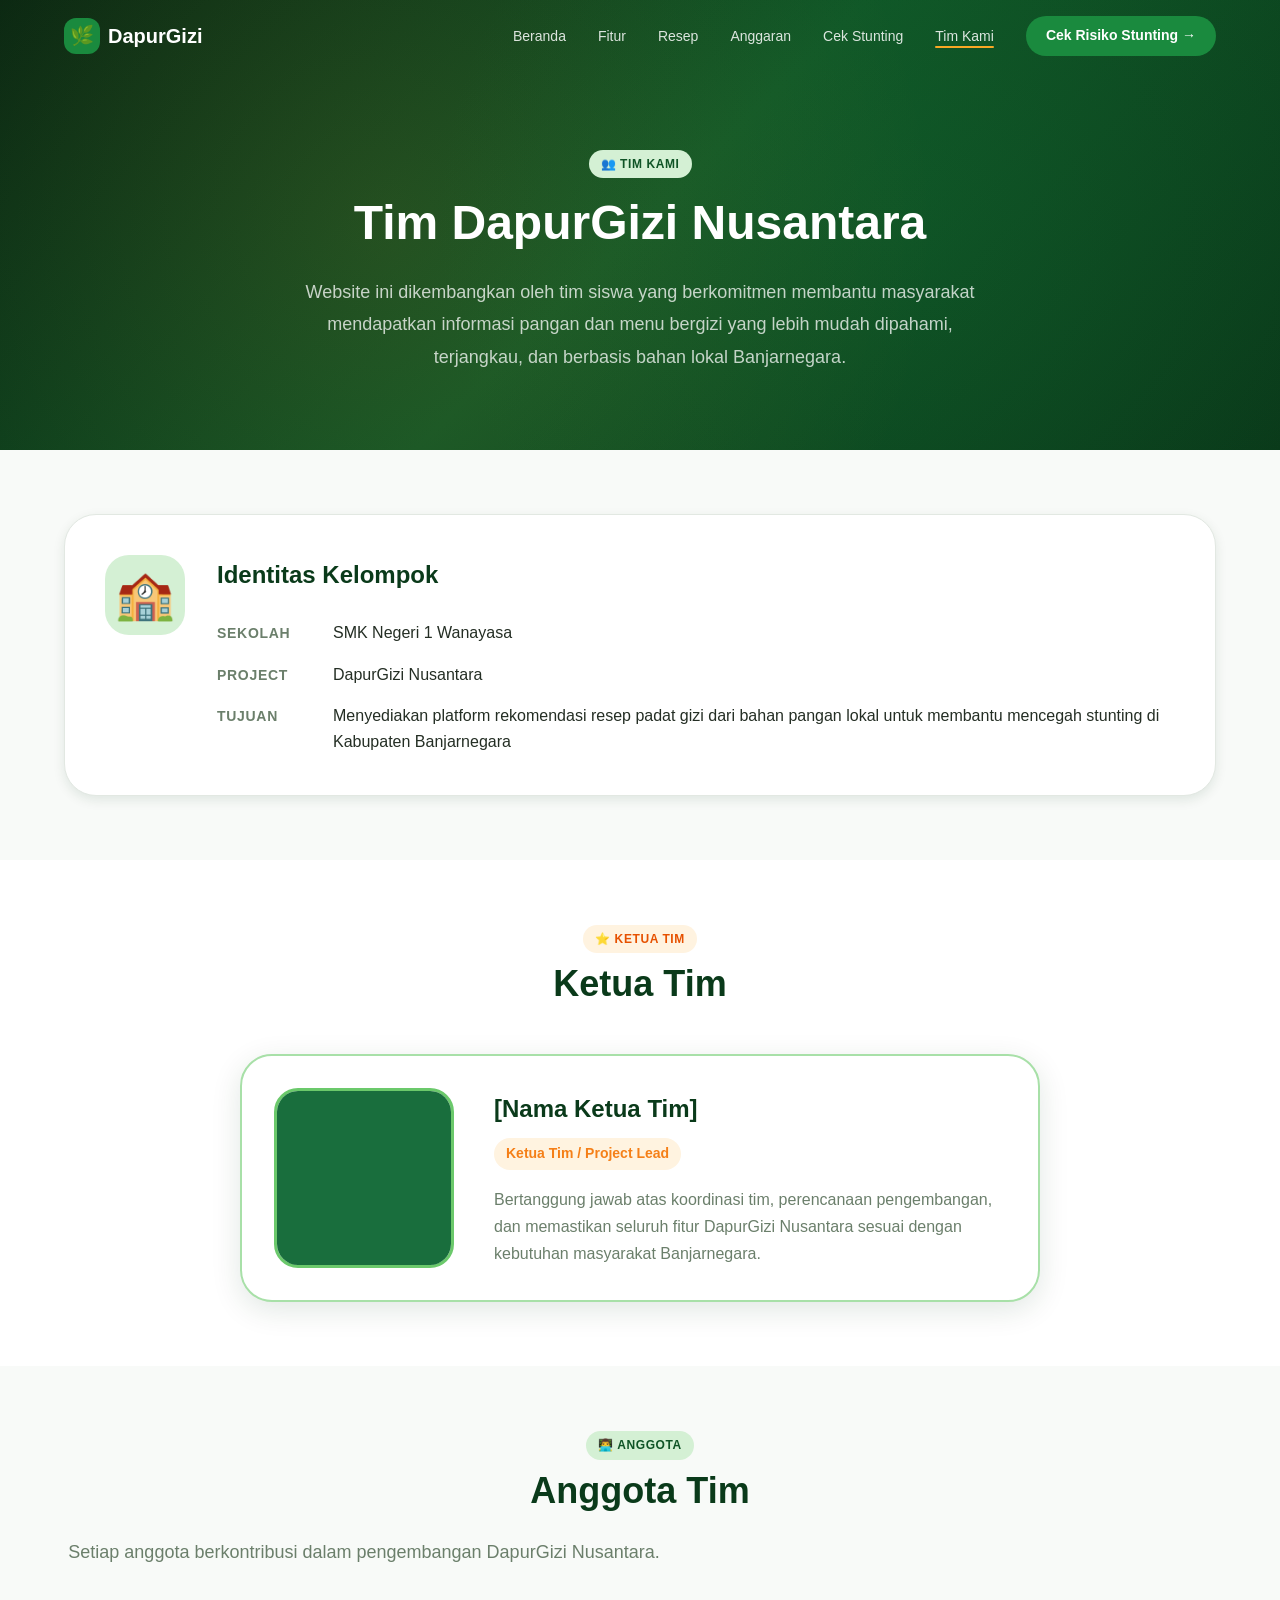
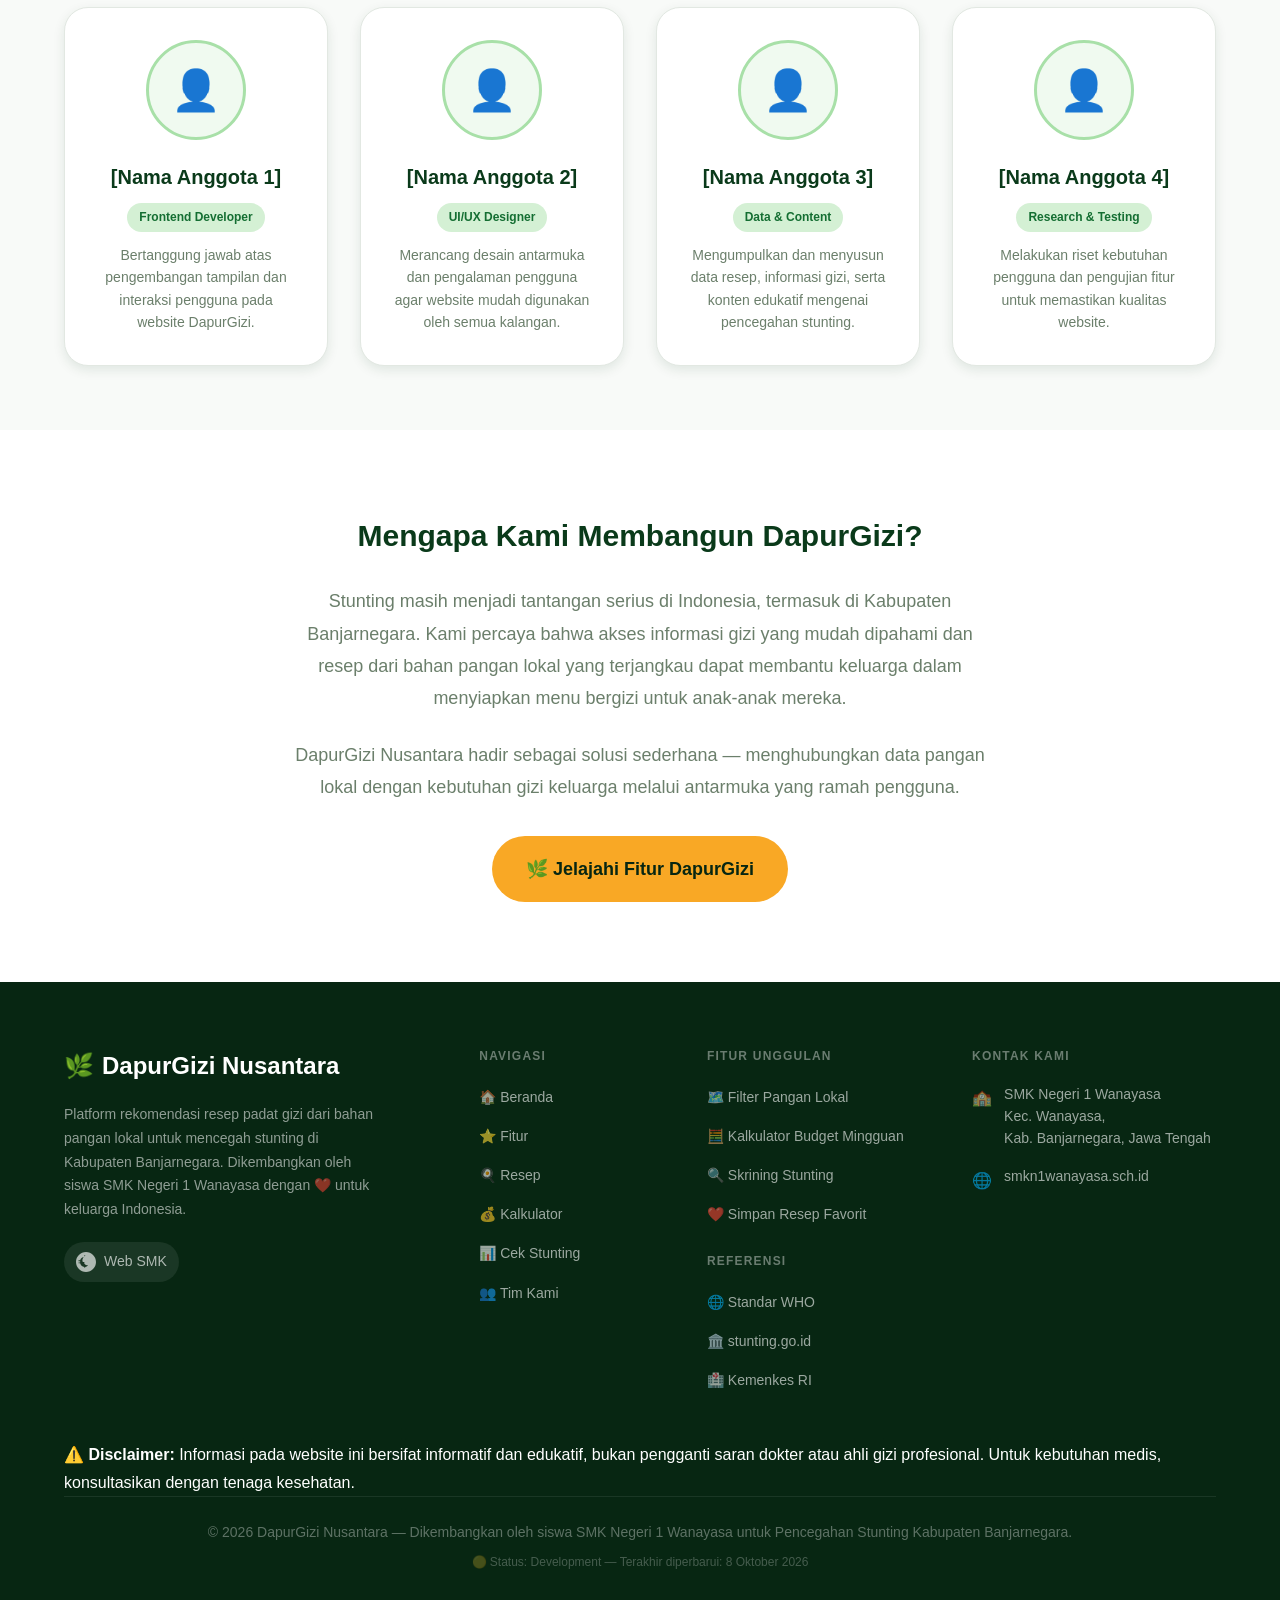
<file: team.html>
<!DOCTYPE html>
<html lang="id">
<head>
  <meta charset="UTF-8">
  <meta name="viewport" content="width=device-width, initial-scale=1.0">
  <title>Tim Kami — DapurGizi Nusantara</title>
  <meta name="description" content="Kenali tim di balik DapurGizi Nusantara. Siswa SMK Negeri 1 Wanayasa yang mengembangkan platform pencegahan stunting berbasis pangan lokal Banjarnegara.">
  <meta name="keywords" content="DapurGizi, tim, developer, SMK Negeri 1 Wanayasa, Banjarnegara">
  <meta name="author" content="DapurGizi Nusantara">

  <!-- Open Graph -->
  <meta property="og:title" content="Tim Kami — DapurGizi Nusantara">
  <meta property="og:description" content="Kenali tim siswa SMK Negeri 1 Wanayasa di balik platform pencegahan stunting dengan pangan lokal.">
  <meta property="og:type" content="website">

  <!-- Favicon -->
  <link rel="icon" href="data:image/svg+xml,<svg xmlns='http://www.w3.org/2000/svg' viewBox='0 0 100 100'><text y='.9em' font-size='90'>🌿</text></svg>">

  <!-- Stylesheets -->
  <link rel="preconnect" href="https://fonts.googleapis.com">
  <link rel="preconnect" href="https://fonts.gstatic.com" crossorigin>
  <link rel="stylesheet" href="index.css">
  <link rel="stylesheet" href="css/team.css">
</head>
<body>
  <div data-include="components/header.html"></div>

  <!-- ===== Team Hero ===== -->
  <section class="team-hero" id="team-hero">
    <div class="team-hero__bg"></div>
    <div class="team-hero__content">
      <div class="badge badge--primary">👥 Tim Kami</div>
      <h1 class="team-hero__title">Tim DapurGizi Nusantara</h1>
      <p class="team-hero__subtitle">
        Website ini dikembangkan oleh tim siswa yang berkomitmen membantu masyarakat 
        mendapatkan informasi pangan dan menu bergizi yang lebih mudah dipahami, 
        terjangkau, dan berbasis bahan lokal Banjarnegara.
      </p>
    </div>
  </section>

  <!-- ===== Group Info ===== -->
  <section class="team-group" id="team-group">
    <div class="container">
      <div class="team-group__card reveal">
        <div class="team-group__icon">🏫</div>
        <div class="team-group__info">
          <h2 class="team-group__title">Identitas Kelompok</h2>
          <div class="team-group__details">
            <div class="team-group__detail">
              <span class="team-group__label">Sekolah</span>
              <span class="team-group__value">SMK Negeri 1 Wanayasa</span>
            </div>
            <div class="team-group__detail">
              <span class="team-group__label">Project</span>
              <span class="team-group__value">DapurGizi Nusantara</span>
            </div>
            <div class="team-group__detail">
              <span class="team-group__label">Tujuan</span>
              <span class="team-group__value">Menyediakan platform rekomendasi resep padat gizi dari bahan pangan lokal untuk membantu mencegah stunting di Kabupaten Banjarnegara</span>
            </div>
          </div>
        </div>
      </div>
    </div>
  </section>

  <!-- ===== Team Leader ===== -->
  <section class="team-leader" id="team-leader">
    <div class="container">
      <div class="team-leader__header reveal">
        <div class="badge badge--accent">⭐ Ketua Tim</div>
        <h2 class="section-title">Ketua Tim</h2>
      </div>
      <div class="team-leader__card reveal">
        <div class="team-leader__photo-wrapper">
          <picture>
            <source srcset="assets/images/anggota/ketua.webp" type="image/webp">
            <img src="assets/images/anggota/ketua.jpg" alt="Foto Ketua Tim DapurGizi Nusantara" class="team-leader__photo" loading="eager">
          </picture>
        </div>
        <div class="team-leader__info">
          <!-- DATA PLACEHOLDER: Ganti dengan nama dan deskripsi ketua yang sebenarnya -->
          <h3 class="team-leader__name">[Nama Ketua Tim]</h3>
          <span class="team-leader__role">Ketua Tim / Project Lead</span>
          <p class="team-leader__desc">
            Bertanggung jawab atas koordinasi tim, perencanaan pengembangan, dan memastikan 
            seluruh fitur DapurGizi Nusantara sesuai dengan kebutuhan masyarakat Banjarnegara.
          </p>
        </div>
      </div>
    </div>
  </section>

  <!-- ===== Team Members ===== -->
  <section class="team-members" id="team-members">
    <div class="container">
      <div class="team-members__header reveal">
        <div class="badge badge--primary">👨‍💻 Anggota</div>
        <h2 class="section-title">Anggota Tim</h2>
        <p class="section-subtitle">Setiap anggota berkontribusi dalam pengembangan DapurGizi Nusantara.</p>
      </div>
      <div class="team-members__grid" id="team-members-grid">
        <!-- DATA PLACEHOLDER: Ganti dengan data anggota yang sebenarnya -->
        <!-- Card anggota akan ditampilkan di bawah -->
        <div class="team-member-card reveal">
          <div class="team-member-card__avatar">
            <span class="team-member-card__avatar-placeholder">👤</span>
          </div>
          <h3 class="team-member-card__name">[Nama Anggota 1]</h3>
          <span class="team-member-card__role">Frontend Developer</span>
          <p class="team-member-card__desc">Bertanggung jawab atas pengembangan tampilan dan interaksi pengguna pada website DapurGizi.</p>
        </div>
        <div class="team-member-card reveal">
          <div class="team-member-card__avatar">
            <span class="team-member-card__avatar-placeholder">👤</span>
          </div>
          <h3 class="team-member-card__name">[Nama Anggota 2]</h3>
          <span class="team-member-card__role">UI/UX Designer</span>
          <p class="team-member-card__desc">Merancang desain antarmuka dan pengalaman pengguna agar website mudah digunakan oleh semua kalangan.</p>
        </div>
        <div class="team-member-card reveal">
          <div class="team-member-card__avatar">
            <span class="team-member-card__avatar-placeholder">👤</span>
          </div>
          <h3 class="team-member-card__name">[Nama Anggota 3]</h3>
          <span class="team-member-card__role">Data & Content</span>
          <p class="team-member-card__desc">Mengumpulkan dan menyusun data resep, informasi gizi, serta konten edukatif mengenai pencegahan stunting.</p>
        </div>
        <div class="team-member-card reveal">
          <div class="team-member-card__avatar">
            <span class="team-member-card__avatar-placeholder">👤</span>
          </div>
          <h3 class="team-member-card__name">[Nama Anggota 4]</h3>
          <span class="team-member-card__role">Research & Testing</span>
          <p class="team-member-card__desc">Melakukan riset kebutuhan pengguna dan pengujian fitur untuk memastikan kualitas website.</p>
        </div>
      </div>
    </div>
  </section>

  <!-- ===== Project Purpose ===== -->
  <section class="team-purpose" id="team-purpose">
    <div class="container">
      <div class="team-purpose__inner reveal">
        <h2 class="team-purpose__title">Mengapa Kami Membangun DapurGizi?</h2>
        <p class="team-purpose__text">
          Stunting masih menjadi tantangan serius di Indonesia, termasuk di Kabupaten Banjarnegara.
          Kami percaya bahwa akses informasi gizi yang mudah dipahami dan resep dari bahan pangan lokal
          yang terjangkau dapat membantu keluarga dalam menyiapkan menu bergizi untuk anak-anak mereka.
        </p>
        <p class="team-purpose__text">
          DapurGizi Nusantara hadir sebagai solusi sederhana — menghubungkan data pangan lokal 
          dengan kebutuhan gizi keluarga melalui antarmuka yang ramah pengguna.
        </p>
        <a href="index.html#features" class="btn btn--accent btn--lg">🌿 Jelajahi Fitur DapurGizi</a>
      </div>
    </div>
  </section>

  <div data-include="components/footer.html"></div>

  <!-- JavaScript -->
  <script type="module" src="js/team-app.js"></script>
</body>
</html>
</file>
<file: index.css>
@import url("./css/base.css");
@import url("./css/buttons.css");
@import url("./css/header.css");
@import url("./css/hero.css");
@import url("./css/features.css");
@import url("./css/recipes.css");
@import url("./css/budget.css");
@import url("./css/screening.css");
@import url("./css/modal.css");
@import url("./css/footer.css");
@import url("./css/animations.css");
@import url("./css/extras.css");
@import url("./css/responsive.css");
</file>
<file: css/team.css>
/* ===== Team Page Styles ===== */

/* Team Hero */
.team-hero {
  position: relative;
  min-height: 50vh;
  display: flex;
  align-items: center;
  justify-content: center;
  overflow: hidden;
  background: linear-gradient(
    135deg,
    var(--color-primary-900) 0%,
    var(--color-primary-700) 50%,
    var(--color-primary-800) 100%
  );
  text-align: center;
  padding: calc(var(--header-height) + var(--space-16)) var(--space-6) var(--space-16);
}

.team-hero__bg {
  position: absolute;
  inset: 0;
  background: radial-gradient(circle at 30% 50%, rgba(249, 168, 37, 0.1) 0%, transparent 60%),
              radial-gradient(circle at 70% 50%, rgba(26, 138, 62, 0.15) 0%, transparent 50%);
}

.team-hero__content {
  position: relative;
  z-index: 2;
  max-width: 700px;
}

.team-hero__title {
  font-family: var(--font-heading);
  font-size: var(--text-5xl);
  font-weight: 700;
  color: var(--color-neutral-0);
  line-height: 1.2;
  margin: var(--space-4) 0 var(--space-6);
}

.team-hero__subtitle {
  font-size: var(--text-lg);
  color: rgba(255, 255, 255, 0.75);
  line-height: 1.8;
}

/* Group Info */
.team-group {
  padding: var(--space-16) 0;
  background: var(--color-neutral-50);
}

.team-group__card {
  display: flex;
  gap: var(--space-8);
  align-items: flex-start;
  background: var(--color-neutral-0);
  border-radius: var(--radius-2xl);
  padding: var(--space-10);
  box-shadow: var(--shadow-md);
  border: 1px solid var(--color-neutral-200);
}

.team-group__icon {
  font-size: 3rem;
  flex-shrink: 0;
  width: 80px;
  height: 80px;
  display: flex;
  align-items: center;
  justify-content: center;
  background: var(--color-primary-100);
  border-radius: var(--radius-xl);
}

.team-group__title {
  font-family: var(--font-heading);
  font-size: var(--text-2xl);
  color: var(--color-primary-800);
  margin-bottom: var(--space-6);
}

.team-group__details {
  display: flex;
  flex-direction: column;
  gap: var(--space-4);
}

.team-group__detail {
  display: flex;
  gap: var(--space-4);
  align-items: baseline;
}

.team-group__label {
  font-weight: 600;
  color: var(--color-neutral-500);
  min-width: 100px;
  flex-shrink: 0;
  font-size: var(--text-sm);
  text-transform: uppercase;
  letter-spacing: 0.05em;
}

.team-group__value {
  color: var(--color-neutral-800);
  line-height: 1.6;
}

/* Team Leader */
.team-leader {
  padding: var(--space-16) 0;
}

.team-leader__header {
  text-align: center;
  margin-bottom: var(--space-10);
}

.team-leader__card {
  display: flex;
  gap: var(--space-10);
  align-items: center;
  max-width: 800px;
  margin: 0 auto;
  background: var(--color-neutral-0);
  border-radius: var(--radius-2xl);
  padding: var(--space-8);
  box-shadow: var(--shadow-lg);
  border: 2px solid var(--color-primary-200);
}

.team-leader__photo-wrapper {
  flex-shrink: 0;
  width: 180px;
  height: 180px;
  border-radius: var(--radius-xl);
  overflow: hidden;
  border: 3px solid var(--color-primary-300);
}

.team-leader__photo {
  width: 100%;
  height: 100%;
  object-fit: cover;
}

.team-leader__name {
  font-family: var(--font-heading);
  font-size: var(--text-2xl);
  color: var(--color-primary-800);
  margin-bottom: var(--space-2);
}

.team-leader__role {
  display: inline-block;
  font-size: var(--text-sm);
  font-weight: 600;
  color: var(--color-accent-500);
  background: #fff3e0;
  padding: var(--space-1) var(--space-3);
  border-radius: var(--radius-full);
  margin-bottom: var(--space-4);
}

.team-leader__desc {
  color: var(--color-neutral-500);
  line-height: 1.7;
}

/* Team Members */
.team-members {
  padding: var(--space-16) 0;
  background: var(--color-neutral-50);
}

.team-members__header {
  text-align: center;
  margin-bottom: var(--space-10);
}

.team-members__grid {
  display: grid;
  grid-template-columns: repeat(auto-fit, minmax(250px, 1fr));
  gap: var(--space-8);
}

.team-member-card {
  background: var(--color-neutral-0);
  border-radius: var(--radius-xl);
  padding: var(--space-8);
  text-align: center;
  box-shadow: var(--shadow-md);
  border: 1px solid var(--color-neutral-200);
  transition: var(--transition-base);
}

.team-member-card:hover {
  transform: translateY(-4px);
  box-shadow: var(--shadow-lg);
}

.team-member-card__avatar {
  width: 100px;
  height: 100px;
  border-radius: 50%;
  margin: 0 auto var(--space-5);
  overflow: hidden;
  border: 3px solid var(--color-primary-200);
  background: var(--color-primary-50);
  display: flex;
  align-items: center;
  justify-content: center;
}

.team-member-card__avatar img {
  width: 100%;
  height: 100%;
  object-fit: cover;
}

.team-member-card__avatar-placeholder {
  font-size: 2.5rem;
}

.team-member-card__name {
  font-family: var(--font-heading);
  font-size: var(--text-xl);
  color: var(--color-primary-800);
  margin-bottom: var(--space-2);
}

.team-member-card__role {
  display: inline-block;
  font-size: var(--text-xs);
  font-weight: 600;
  color: var(--color-primary-600);
  background: var(--color-primary-100);
  padding: var(--space-1) var(--space-3);
  border-radius: var(--radius-full);
  margin-bottom: var(--space-3);
}

.team-member-card__desc {
  font-size: var(--text-sm);
  color: var(--color-neutral-500);
  line-height: 1.6;
}

/* Purpose Section */
.team-purpose {
  padding: var(--space-20) 0;
}

.team-purpose__inner {
  max-width: 700px;
  margin: 0 auto;
  text-align: center;
}

.team-purpose__title {
  font-family: var(--font-heading);
  font-size: var(--text-3xl);
  color: var(--color-primary-800);
  margin-bottom: var(--space-6);
}

.team-purpose__text {
  font-size: var(--text-lg);
  color: var(--color-neutral-500);
  line-height: 1.8;
  margin-bottom: var(--space-6);
}

.team-purpose__text:last-of-type {
  margin-bottom: var(--space-8);
}

/* Responsive */
@media (max-width: 768px) {
  .team-group__card {
    flex-direction: column;
    padding: var(--space-6);
  }

  .team-group__detail {
    flex-direction: column;
    gap: var(--space-1);
  }

  .team-leader__card {
    flex-direction: column;
    text-align: center;
    padding: var(--space-6);
  }

  .team-leader__photo-wrapper {
    width: 140px;
    height: 140px;
    margin: 0 auto;
  }

  .team-members__grid {
    grid-template-columns: repeat(2, 1fr);
    gap: var(--space-4);
  }

  .team-member-card {
    padding: var(--space-5);
  }

  .team-member-card__avatar {
    width: 72px;
    height: 72px;
  }
}

@media (max-width: 480px) {
  .team-members__grid {
    grid-template-columns: 1fr;
  }
}
</file>
